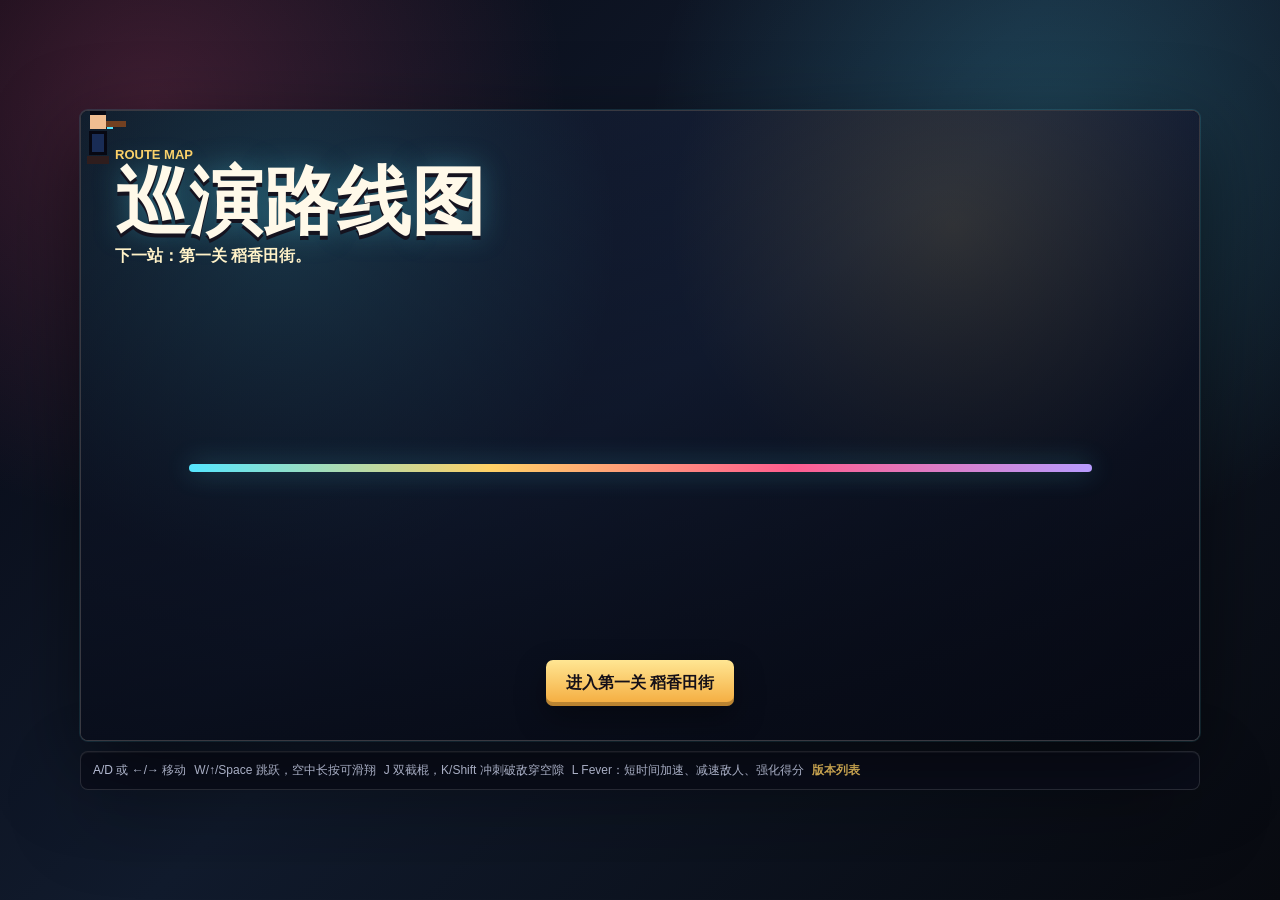
<file: index.html>
<!doctype html>
<html lang="zh-CN">
<head>
  <meta charset="utf-8">
  <meta name="viewport" content="width=device-width, initial-scale=1">
  <meta http-equiv="refresh" content="0; url=v3/">
  <title>双截棍大冒险 V3</title>
  <link rel="icon" href="data:,">
  <style>
    :root {
      color-scheme: dark;
      --ink: #fff9e9;
      --gold: #ffd166;
    }

    * {
      box-sizing: border-box;
    }

    body {
      min-height: 100vh;
      margin: 0;
      display: grid;
      place-items: center;
      padding: 24px;
      background: linear-gradient(135deg, #070812, #111b2d 52%, #080a10);
      color: var(--ink);
      font-family: Inter, "PingFang SC", "Microsoft YaHei", Arial, sans-serif;
      text-align: center;
    }

    a {
      color: var(--gold);
      font-weight: 900;
    }
  </style>
</head>
<body>
  <main>
    <h1>双截棍大冒险 V3</h1>
    <p>正在进入最新版。若没有自动跳转，点击 <a href="v3/">进入 V3</a>。</p>
  </main>
</body>
</html>
</file>
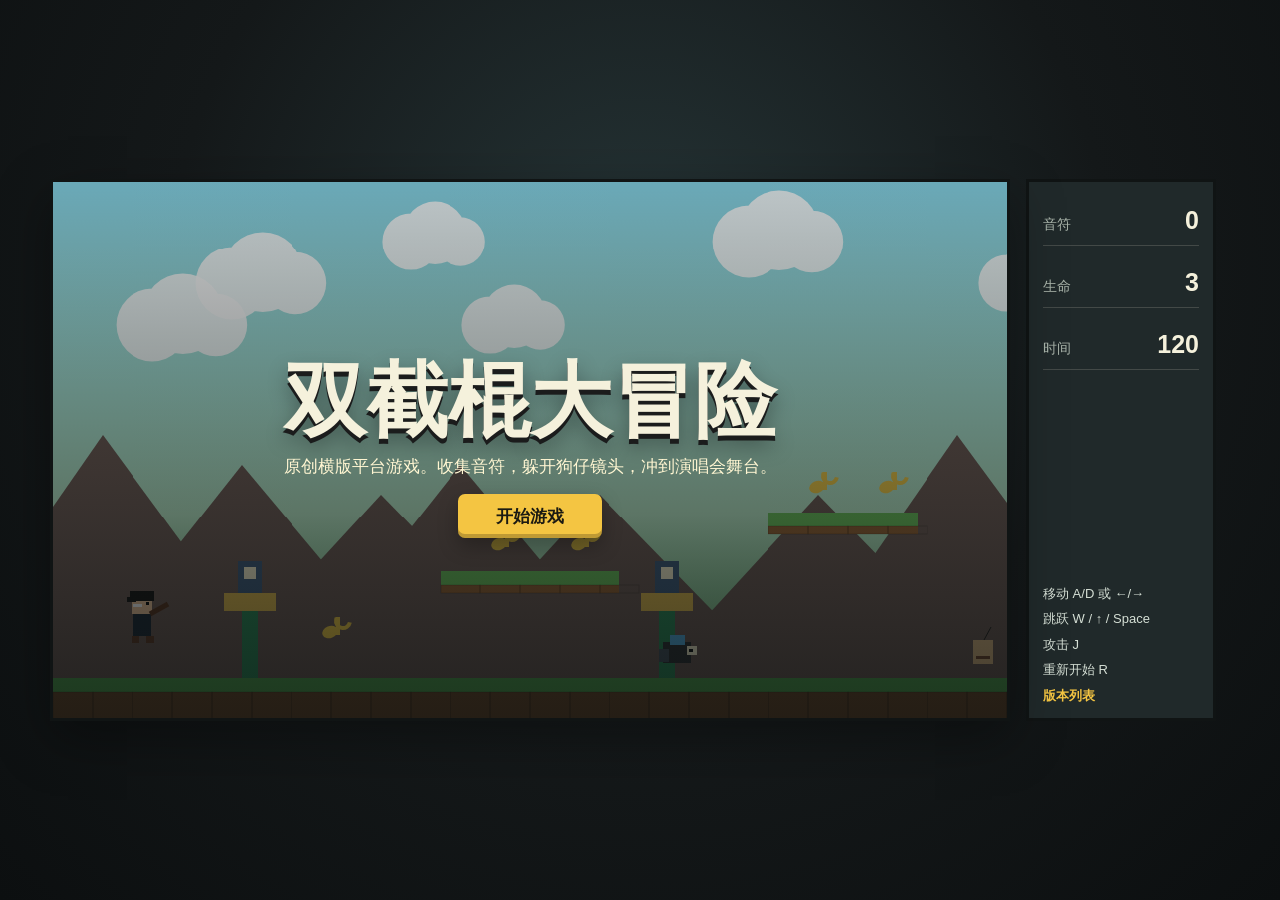
<file: v1/index.html>
<!doctype html>
<html lang="zh-CN">
<head>
  <meta charset="utf-8">
  <meta name="viewport" content="width=device-width, initial-scale=1">
  <title>双截棍大冒险</title>
  <link rel="icon" href="data:,">
  <link rel="stylesheet" href="styles.css">
</head>
<body>
  <main class="game-shell">
    <section class="stage-wrap" aria-label="双截棍大冒险游戏区域">
      <canvas id="game" width="960" height="540"></canvas>
      <div class="touch-pad" aria-label="触控操作">
        <button class="touch-btn" type="button" data-key="ArrowLeft" aria-label="向左">←</button>
        <button class="touch-btn" type="button" data-key="ArrowRight" aria-label="向右">→</button>
        <button class="touch-btn" type="button" data-key=" " aria-label="跳跃">↑</button>
        <button class="touch-btn" type="button" data-key="j" aria-label="攻击">J</button>
      </div>
      <div id="overlay" class="overlay">
        <h1>双截棍大冒险</h1>
        <p>原创横版平台游戏。收集音符，躲开狗仔镜头，冲到演唱会舞台。</p>
        <button id="startBtn" type="button">开始游戏</button>
      </div>
    </section>
    <aside class="hud" aria-label="游戏状态">
      <div class="stat"><span>音符</span><strong id="score">0</strong></div>
      <div class="stat"><span>生命</span><strong id="lives">3</strong></div>
      <div class="stat"><span>时间</span><strong id="timer">120</strong></div>
      <div class="controls">
        <span>移动 A/D 或 ←/→</span>
        <span>跳跃 W / ↑ / Space</span>
        <span>攻击 J</span>
        <span>重新开始 R</span>
        <a class="version-link" href="../versions.html">版本列表</a>
      </div>
    </aside>
  </main>
  <script src="game.js"></script>
</body>
</html>
</file>
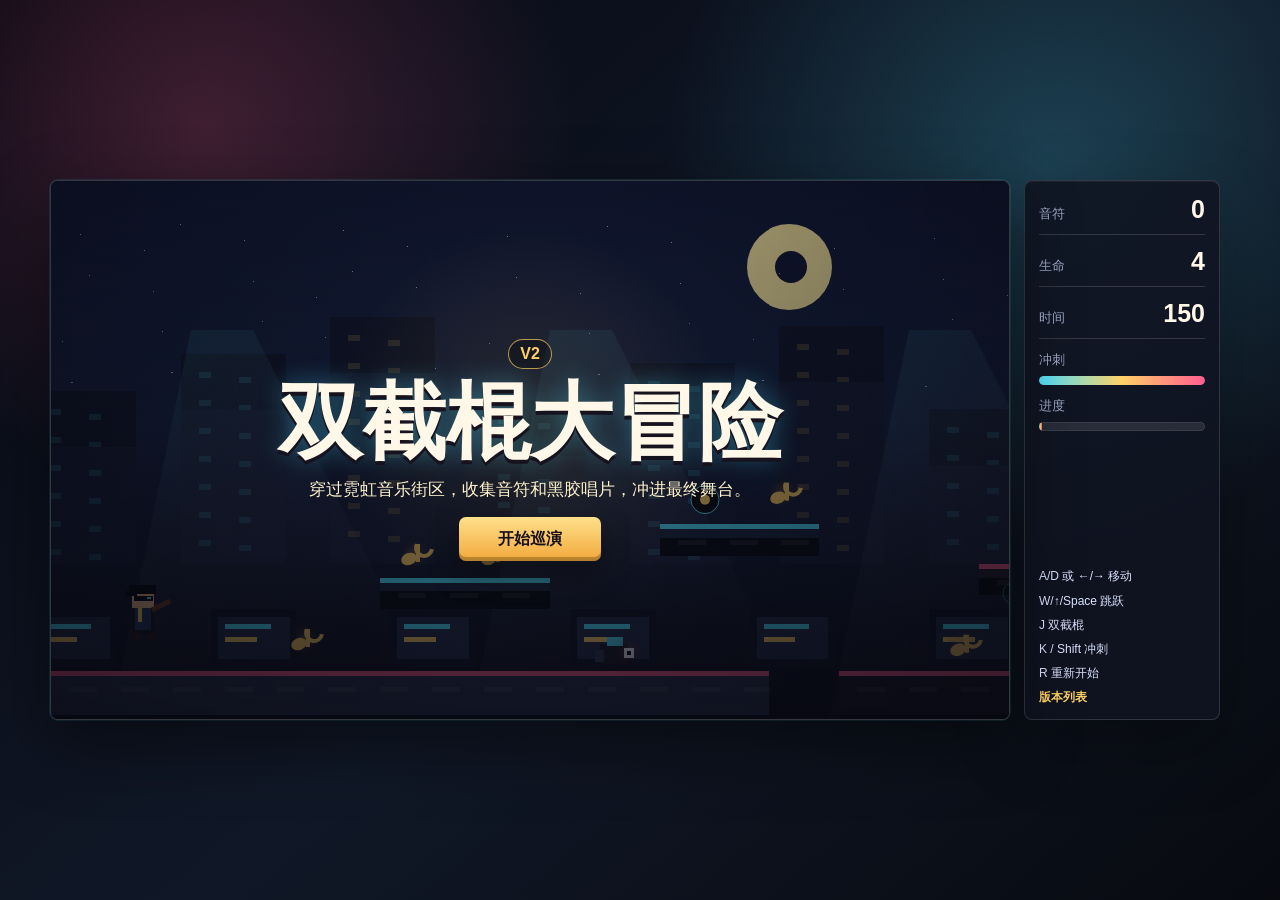
<file: v2.1/index.html>
<!doctype html>
<html lang="zh-CN">
<head>
  <meta charset="utf-8">
  <meta name="viewport" content="width=device-width, initial-scale=1">
  <title>双截棍大冒险 V2</title>
  <link rel="icon" href="data:,">
  <link rel="stylesheet" href="styles.css?v=2.1">
</head>
<body>
  <main class="game-shell">
    <section class="stage-wrap" aria-label="双截棍大冒险 V2 游戏区域">
      <canvas id="game" width="960" height="540"></canvas>
      <div class="touch-pad" aria-label="触控操作">
        <button class="touch-btn move" type="button" data-key="ArrowLeft" aria-label="向左">←</button>
        <button class="touch-btn move" type="button" data-key="ArrowRight" aria-label="向右">→</button>
        <button class="touch-btn jump" type="button" data-key=" " aria-label="跳跃">↑</button>
        <button class="touch-btn dash" type="button" data-key="k" aria-label="冲刺">K</button>
        <button class="touch-btn attack" type="button" data-key="j" aria-label="攻击">J</button>
      </div>
      <div id="overlay" class="overlay">
        <div class="mark">V2</div>
        <h1>双截棍大冒险</h1>
        <p>穿过霓虹音乐街区，收集音符和黑胶唱片，冲进最终舞台。</p>
        <button id="startBtn" type="button">开始巡演</button>
      </div>
    </section>
    <aside class="hud" aria-label="游戏状态">
      <div class="stat"><span>音符</span><strong id="score">0</strong></div>
      <div class="stat"><span>生命</span><strong id="lives">3</strong></div>
      <div class="stat"><span>时间</span><strong id="timer">150</strong></div>
      <div class="meter">
        <span>冲刺</span>
        <i><b id="dashMeter"></b></i>
      </div>
      <div class="meter">
        <span>进度</span>
        <i><b id="progressMeter"></b></i>
      </div>
      <div class="controls">
        <span>A/D 或 ←/→ 移动</span>
        <span>W/↑/Space 跳跃</span>
        <span>J 双截棍</span>
        <span>K / Shift 冲刺</span>
        <span>R 重新开始</span>
        <a class="version-link" href="../versions.html">版本列表</a>
      </div>
    </aside>
  </main>
  <script src="game.js?v=2.1"></script>
</body>
</html>
</file>
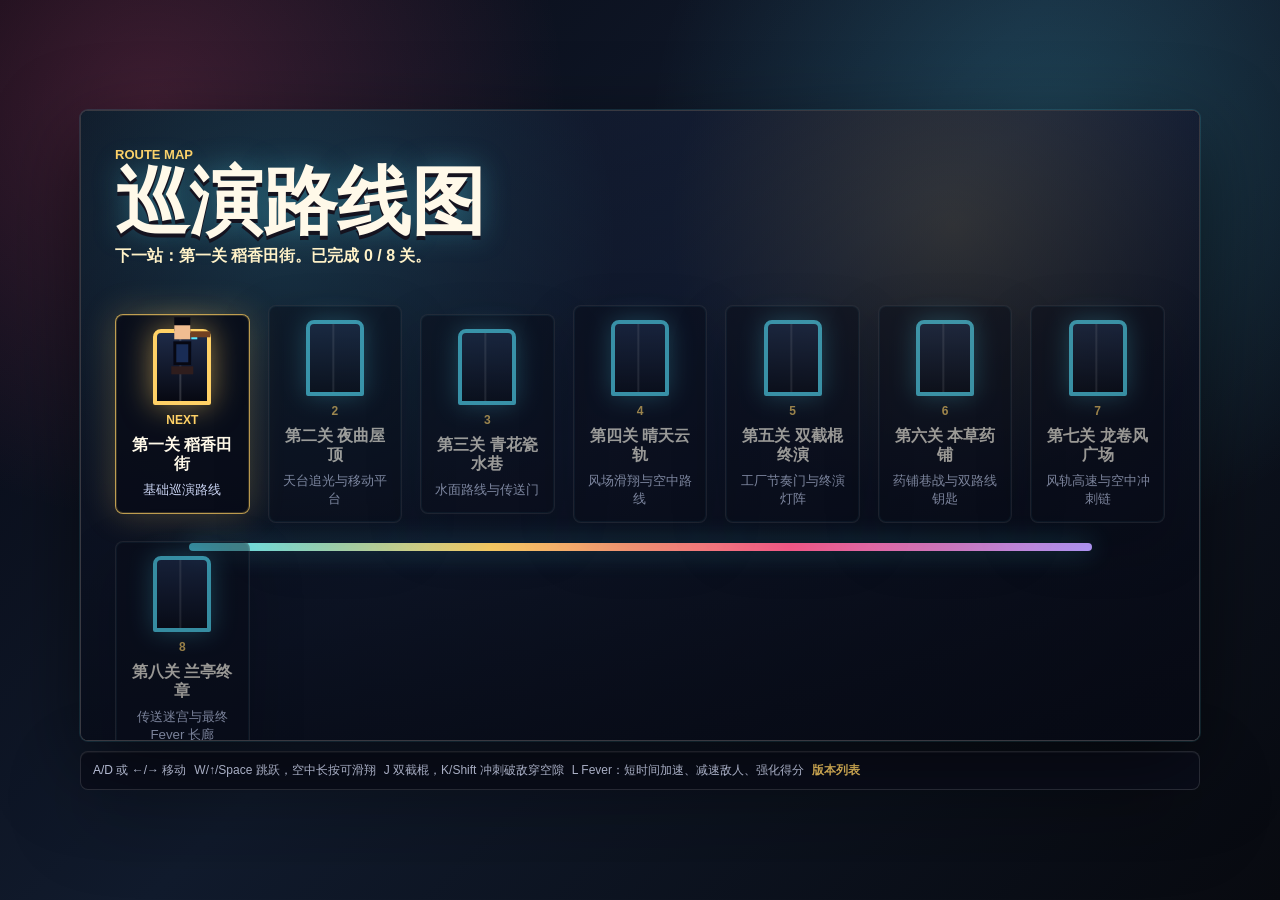
<file: v3/index.html>
<!doctype html>
<html lang="zh-CN">
<head>
  <meta charset="utf-8">
  <meta name="viewport" content="width=device-width, initial-scale=1">
  <title>双截棍大冒险 V3</title>
  <link rel="icon" href="data:,">
  <link rel="stylesheet" href="styles.css?v=3.12">
</head>
<body>
  <main class="game-shell">
    <section class="stage-wrap" aria-label="双截棍大冒险 V3 游戏区域">
      <canvas id="game" width="960" height="540"></canvas>
      <div class="ingame-hud" aria-label="游戏状态">
        <div class="scoreboard">
          <div class="stat score-stat"><span>♪</span><strong id="score">0</strong></div>
          <div class="stat lives-stat"><span>♥</span><strong id="lives">5</strong></div>
          <div class="stat combo-stat"><span>COMBO</span><strong id="combo">x1</strong></div>
          <div class="stat time-stat"><span>TIME</span><strong id="timer">300</strong></div>
        </div>
        <div class="meters">
          <label class="dash-meter"><span>K 冲刺</span><i><b id="dashMeter"></b></i></label>
          <label class="fever-meter"><span>L Fever</span><i><b id="feverMeter"></b></i></label>
          <label class="progress-meter"><span>STAGE</span><i><b id="progressMeter"></b></i></label>
        </div>
        <div class="mission">
          <b id="actName">稻香街区</b>
          <span id="missionText">收集音符，穿过第一幕。</span>
        </div>
      </div>
      <div class="touch-pad" aria-label="触控操作">
        <button class="touch-btn move" type="button" data-key="ArrowLeft" aria-label="向左">←</button>
        <button class="touch-btn move" type="button" data-key="ArrowRight" aria-label="向右">→</button>
        <button class="touch-btn jump" type="button" data-key=" " aria-label="跳跃">↑</button>
        <button class="touch-btn dash" type="button" data-key="k" aria-label="冲刺">K</button>
        <button class="touch-btn attack" type="button" data-key="j" aria-label="攻击">J</button>
        <button class="touch-btn skill" type="button" data-key="l" aria-label="Fever">L</button>
      </div>
      <div id="overlay" class="overlay">
        <div class="mark">V3 WORLD TOUR</div>
        <h1>双截棍大冒险</h1>
        <p>八个独立关卡包已全部加长 2 倍，总路线 124,800px。药铺巷战、龙卷风轨、兰亭终章都包含返场后半段。</p>
        <button id="startBtn" type="button">开启世界巡演</button>
      </div>
      <div id="deathOverlay" class="death-overlay hidden">
        <strong>MISS</strong>
        <span id="deathText">回到安全点</span>
      </div>
      <div id="routeMap" class="route-map" aria-label="巡演路线图">
        <div class="route-copy">
          <span>ROUTE MAP</span>
          <h1 id="routeTitle">巡演路线图</h1>
          <p id="routeHint">下一站：第一关 稻香田街。</p>
        </div>
        <ol id="routeStages" class="route-stages"></ol>
        <div id="routeRunner" class="route-runner" aria-hidden="true">
          <i></i><b></b><em></em>
        </div>
        <div class="route-actions">
          <button id="routeStartBtn" class="route-start" type="button">进入第一关 稻香田街</button>
          <button id="routeResetBtn" class="route-reset" type="button" hidden>重置巡演</button>
        </div>
      </div>
    </section>

    <aside class="guide-panel" aria-label="操作说明">
      <div class="controls">
        <span>A/D 或 ←/→ 移动</span>
        <span>W/↑/Space 跳跃，空中长按可滑翔</span>
        <span>J 双截棍，K/Shift 冲刺破敌穿空隙</span>
        <span>L Fever：短时间加速、减速敌人、强化得分</span>
        <a class="version-link" href="../versions.html">版本列表</a>
      </div>
    </aside>
  </main>
  <script type="module" src="src/main.js?v=3.12"></script>
</body>
</html>
</file>
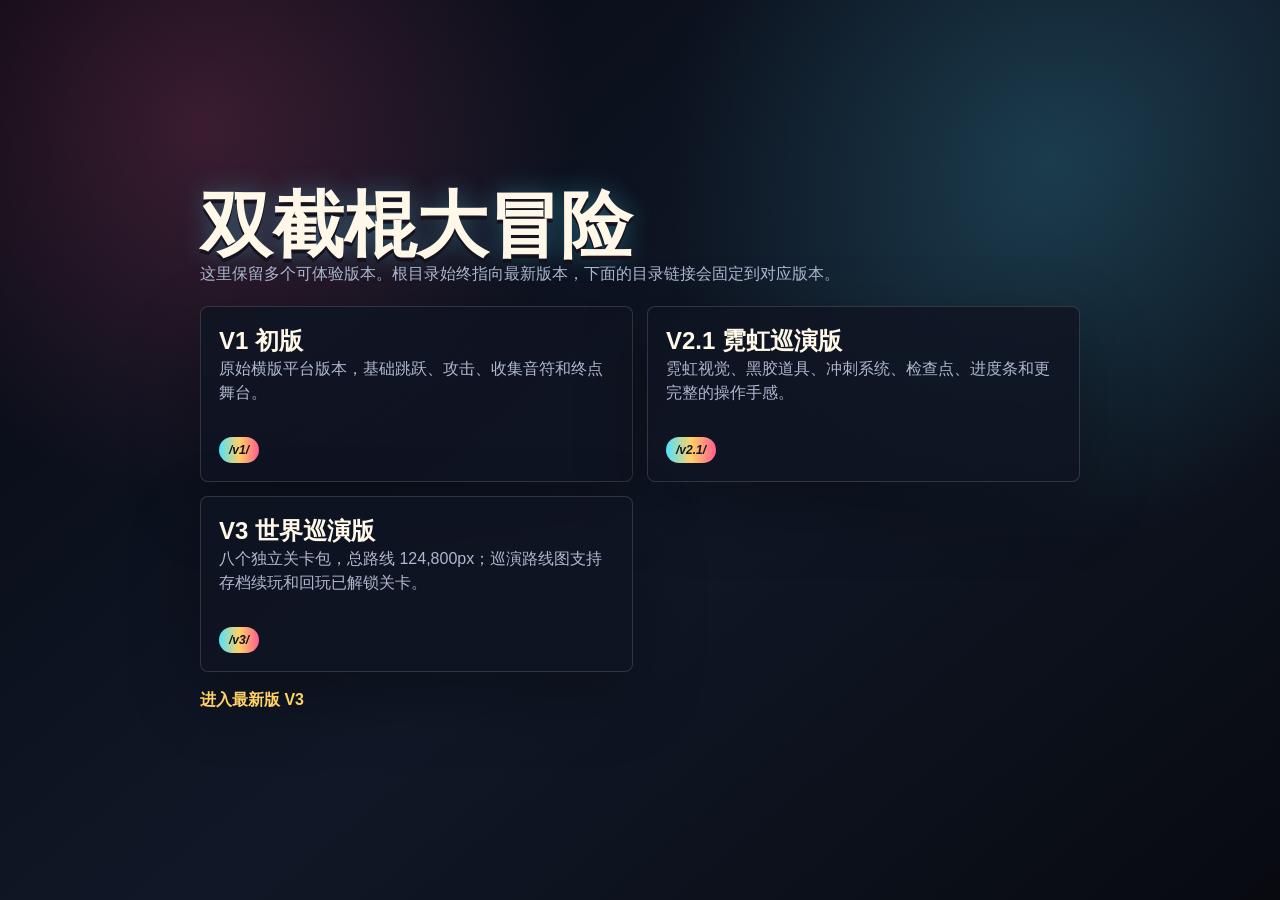
<file: versions.html>
<!doctype html>
<html lang="zh-CN">
<head>
  <meta charset="utf-8">
  <meta name="viewport" content="width=device-width, initial-scale=1">
  <title>双截棍大冒险版本列表</title>
  <link rel="icon" href="data:,">
  <style>
    :root {
      color-scheme: dark;
      --ink: #fff8e8;
      --muted: #aeb8d0;
      --line: rgba(255, 255, 255, 0.14);
      --gold: #ffd166;
      --cyan: #4de3ff;
      --rose: #ff5d8f;
    }

    * {
      box-sizing: border-box;
    }

    body {
      min-height: 100vh;
      margin: 0;
      display: grid;
      place-items: center;
      padding: 28px;
      background:
        radial-gradient(circle at 16% 14%, rgba(255, 93, 143, 0.2), transparent 28%),
        radial-gradient(circle at 82% 18%, rgba(77, 227, 255, 0.18), transparent 30%),
        linear-gradient(140deg, #070812 0%, #101827 54%, #080a10 100%);
      color: var(--ink);
      font-family: Inter, "PingFang SC", "Microsoft YaHei", Arial, sans-serif;
    }

    main {
      width: min(880px, 100%);
      display: grid;
      gap: 18px;
    }

    h1 {
      margin: 0;
      font-size: clamp(38px, 7vw, 72px);
      line-height: 1;
      letter-spacing: 0;
      text-shadow: 0 4px 0 #16131f, 0 0 24px rgba(77, 227, 255, 0.34);
    }

    p {
      margin: 0;
      color: var(--muted);
      line-height: 1.65;
    }

    .versions {
      display: grid;
      grid-template-columns: repeat(2, minmax(0, 1fr));
      gap: 14px;
    }

    .card {
      min-height: 176px;
      display: grid;
      align-content: space-between;
      gap: 18px;
      padding: 18px;
      border: 1px solid var(--line);
      border-radius: 8px;
      background: rgba(16, 20, 34, 0.86);
      box-shadow: 0 24px 70px rgba(0, 0, 0, 0.3);
      color: inherit;
      text-decoration: none;
    }

    .card strong {
      display: block;
      font-size: 24px;
    }

    .card span {
      color: var(--muted);
      line-height: 1.5;
    }

    .badge {
      width: fit-content;
      padding: 6px 10px;
      border-radius: 999px;
      background: linear-gradient(90deg, var(--cyan), var(--gold), var(--rose));
      color: #11131d;
      font-size: 12px;
      font-weight: 900;
    }

    .home {
      color: var(--gold);
      text-decoration: none;
      font-weight: 800;
    }

    @media (max-width: 720px) {
      body {
        padding: 18px;
      }

      .versions {
        grid-template-columns: 1fr;
      }
    }
  </style>
</head>
<body>
  <main>
    <div>
      <h1>双截棍大冒险</h1>
      <p>这里保留多个可体验版本。根目录始终指向最新版本，下面的目录链接会固定到对应版本。</p>
    </div>

    <section class="versions" aria-label="版本列表">
      <a class="card" href="v1/">
        <div>
          <strong>V1 初版</strong>
          <span>原始横版平台版本，基础跳跃、攻击、收集音符和终点舞台。</span>
        </div>
        <i class="badge">/v1/</i>
      </a>

      <a class="card" href="v2.1/">
        <div>
          <strong>V2.1 霓虹巡演版</strong>
          <span>霓虹视觉、黑胶道具、冲刺系统、检查点、进度条和更完整的操作手感。</span>
        </div>
        <i class="badge">/v2.1/</i>
      </a>

      <a class="card" href="v3/">
        <div>
          <strong>V3 世界巡演版</strong>
          <span>八个独立关卡包，总路线 124,800px；巡演路线图支持存档续玩和回玩已解锁关卡。</span>
        </div>
        <i class="badge">/v3/</i>
      </a>
    </section>

    <a class="home" href="v3/">进入最新版 V3</a>
  </main>
</body>
</html>
</file>
<file: v1/styles.css>
:root {
  color-scheme: dark;
  --bg: #141819;
  --panel: #20292a;
  --ink: #f5f1dc;
  --muted: #aab5ab;
  --gold: #f4c542;
  --red: #d9514e;
  --blue: #4b95c6;
}

* {
  box-sizing: border-box;
}

html,
body {
  height: 100%;
  margin: 0;
}

body {
  display: grid;
  place-items: center;
  min-height: 100%;
  background: radial-gradient(circle at 50% 30%, #253436 0, var(--bg) 52%, #0c0f10 100%);
  color: var(--ink);
  font-family: Inter, "PingFang SC", "Microsoft YaHei", Arial, sans-serif;
}

.game-shell {
  width: min(1180px, calc(100vw - 28px));
  display: grid;
  grid-template-columns: minmax(0, 960px) 190px;
  gap: 16px;
  align-items: stretch;
}

.stage-wrap {
  position: relative;
  overflow: hidden;
  border: 3px solid #101414;
  background: #7fc8d6;
  box-shadow: 0 18px 50px rgba(0, 0, 0, 0.34);
}

canvas {
  width: 100%;
  aspect-ratio: 16 / 9;
  display: block;
  image-rendering: pixelated;
}

.overlay {
  position: absolute;
  inset: 0;
  z-index: 3;
  display: grid;
  align-content: center;
  justify-items: center;
  gap: 14px;
  padding: 28px;
  text-align: center;
  background: linear-gradient(rgba(7, 12, 13, 0.22), rgba(7, 12, 13, 0.72));
}

.touch-pad {
  position: absolute;
  left: 12px;
  right: 12px;
  bottom: 12px;
  z-index: 2;
  display: none;
  grid-template-columns: 48px 48px 1fr 56px 56px;
  gap: 8px;
  pointer-events: none;
}

.touch-btn {
  min-width: 0;
  min-height: 48px;
  padding: 0;
  border-radius: 50%;
  background: rgba(244, 197, 66, 0.9);
  pointer-events: auto;
  user-select: none;
  touch-action: none;
}

.touch-btn:nth-child(3) {
  grid-column: 4;
}

.touch-btn:nth-child(4) {
  grid-column: 5;
  background: rgba(217, 81, 78, 0.92);
  color: #fff8dc;
}

.overlay.hidden {
  display: none;
}

.overlay h1 {
  margin: 0;
  font-size: clamp(38px, 7vw, 82px);
  line-height: 0.95;
  letter-spacing: 0;
  text-shadow: 0 5px 0 #1b1c1c, 0 10px 20px rgba(0, 0, 0, 0.36);
}

.overlay p {
  max-width: 620px;
  margin: 0;
  color: #fff6d2;
  font-size: 17px;
  line-height: 1.55;
}

button {
  min-width: 144px;
  min-height: 44px;
  padding: 0 20px;
  border: 0;
  border-radius: 7px;
  background: var(--gold);
  color: #1b1a12;
  font-size: 17px;
  font-weight: 800;
  cursor: pointer;
  box-shadow: inset 0 -4px 0 rgba(0, 0, 0, 0.22), 0 8px 20px rgba(0, 0, 0, 0.28);
}

button:active {
  transform: translateY(2px);
}

.hud {
  min-width: 0;
  padding: 14px;
  background: var(--panel);
  border: 3px solid #101414;
  display: flex;
  flex-direction: column;
  gap: 12px;
}

.stat {
  display: flex;
  align-items: baseline;
  justify-content: space-between;
  padding: 10px 0;
  border-bottom: 1px solid rgba(245, 241, 220, 0.16);
}

.stat span {
  color: var(--muted);
  font-size: 14px;
}

.stat strong {
  font-size: 25px;
}

.controls {
  display: grid;
  gap: 8px;
  margin-top: auto;
  color: #d5dfd5;
  font-size: 13px;
  line-height: 1.35;
}

.version-link {
  width: fit-content;
  color: var(--gold);
  font-weight: 800;
  text-decoration: none;
}

@media (max-width: 820px) {
  body {
    align-items: start;
    padding: 12px 0;
  }

  .game-shell {
    grid-template-columns: 1fr;
    width: min(100vw - 18px, 960px);
  }

  .hud {
    display: grid;
    grid-template-columns: repeat(3, 1fr);
  }

  .controls {
    grid-column: 1 / -1;
    grid-template-columns: repeat(2, minmax(0, 1fr));
    margin-top: 0;
  }

  .touch-pad {
    display: grid;
  }
}
</file>
<file: v2.1/styles.css>
:root {
  color-scheme: dark;
  --bg: #090b14;
  --panel: rgba(16, 20, 34, 0.9);
  --line: rgba(255, 255, 255, 0.14);
  --ink: #fff8e8;
  --muted: #9ea8c6;
  --gold: #ffd166;
  --cyan: #4de3ff;
  --rose: #ff5d8f;
}

* {
  box-sizing: border-box;
}

html,
body {
  min-height: 100%;
  margin: 0;
}

body {
  display: grid;
  place-items: center;
  min-height: 100vh;
  background:
    radial-gradient(circle at 16% 14%, rgba(255, 93, 143, 0.22), transparent 28%),
    radial-gradient(circle at 82% 18%, rgba(77, 227, 255, 0.2), transparent 30%),
    linear-gradient(140deg, #070812 0%, #101827 54%, #080a10 100%);
  color: var(--ink);
  font-family: Inter, "PingFang SC", "Microsoft YaHei", Arial, sans-serif;
}

.game-shell {
  width: min(1180px, calc(100vw - 28px));
  display: grid;
  grid-template-columns: minmax(0, 960px) 196px;
  gap: 14px;
  align-items: stretch;
}

.stage-wrap {
  position: relative;
  overflow: hidden;
  border: 1px solid rgba(255, 255, 255, 0.18);
  border-radius: 8px;
  background: #090b14;
  box-shadow: 0 24px 70px rgba(0, 0, 0, 0.48), 0 0 0 1px rgba(77, 227, 255, 0.12);
}

canvas {
  width: 100%;
  aspect-ratio: 16 / 9;
  display: block;
  image-rendering: pixelated;
}

.overlay {
  position: absolute;
  inset: 0;
  z-index: 4;
  display: grid;
  align-content: center;
  justify-items: center;
  gap: 14px;
  padding: 28px;
  text-align: center;
  background:
    linear-gradient(rgba(7, 8, 18, 0.28), rgba(7, 8, 18, 0.72)),
    radial-gradient(circle at 50% 44%, rgba(255, 209, 102, 0.18), transparent 34%);
}

.overlay.hidden {
  display: none;
}

.mark {
  padding: 5px 11px;
  border: 1px solid rgba(255, 209, 102, 0.7);
  border-radius: 999px;
  color: var(--gold);
  font-weight: 900;
  letter-spacing: 0;
  background: rgba(0, 0, 0, 0.28);
}

.overlay h1 {
  margin: 0;
  font-size: clamp(42px, 7vw, 84px);
  line-height: 0.95;
  letter-spacing: 0;
  text-shadow: 0 4px 0 #16131f, 0 0 24px rgba(77, 227, 255, 0.38);
}

.overlay p {
  max-width: 610px;
  margin: 0;
  color: #fff3cd;
  font-size: 17px;
  line-height: 1.55;
}

button {
  min-width: 142px;
  min-height: 44px;
  padding: 0 18px;
  border: 0;
  border-radius: 7px;
  background: linear-gradient(180deg, #ffe08b, #f2a83a);
  color: #171019;
  font-size: 16px;
  font-weight: 900;
  cursor: pointer;
  box-shadow: inset 0 -4px 0 rgba(0, 0, 0, 0.24), 0 12px 30px rgba(0, 0, 0, 0.34);
}

button:active {
  transform: translateY(2px);
}

.hud {
  min-width: 0;
  padding: 14px;
  border: 1px solid var(--line);
  border-radius: 8px;
  background: var(--panel);
  box-shadow: inset 0 1px 0 rgba(255, 255, 255, 0.06), 0 24px 70px rgba(0, 0, 0, 0.28);
  display: flex;
  flex-direction: column;
  gap: 12px;
}

.stat {
  display: flex;
  align-items: baseline;
  justify-content: space-between;
  padding-bottom: 10px;
  border-bottom: 1px solid var(--line);
}

.stat span,
.meter span {
  color: var(--muted);
  font-size: 13px;
}

.stat strong {
  font-size: 25px;
}

.meter {
  display: grid;
  gap: 7px;
}

.meter i {
  height: 9px;
  overflow: hidden;
  border-radius: 999px;
  background: rgba(255, 255, 255, 0.1);
  box-shadow: inset 0 0 0 1px rgba(255, 255, 255, 0.08);
}

.meter b {
  display: block;
  width: 0%;
  height: 100%;
  border-radius: inherit;
  background: linear-gradient(90deg, var(--cyan), var(--gold), var(--rose));
}

.controls {
  display: grid;
  gap: 8px;
  margin-top: auto;
  color: #dbe3ff;
  font-size: 12px;
  line-height: 1.35;
}

.version-link {
  width: fit-content;
  color: var(--gold);
  font-weight: 800;
  text-decoration: none;
}

.touch-pad {
  position: absolute;
  left: 12px;
  right: 12px;
  bottom: 12px;
  z-index: 3;
  display: none;
  grid-template-columns: 52px 52px 1fr 54px 54px 54px;
  gap: 8px;
  pointer-events: none;
}

.touch-btn {
  min-width: 0;
  min-height: 50px;
  padding: 0;
  border-radius: 50%;
  background: rgba(14, 19, 34, 0.72);
  color: #fff8e8;
  border: 1px solid rgba(255, 255, 255, 0.22);
  box-shadow: 0 10px 26px rgba(0, 0, 0, 0.28), inset 0 0 18px rgba(77, 227, 255, 0.16);
  pointer-events: auto;
  user-select: none;
  touch-action: none;
}

.jump {
  grid-column: 4;
}

.dash {
  grid-column: 5;
}

.attack {
  grid-column: 6;
  background: rgba(255, 93, 143, 0.76);
}

@media (max-width: 820px) {
  body {
    align-items: start;
    padding: 10px 0;
  }

  .game-shell {
    grid-template-columns: 1fr;
    width: min(100vw - 16px, 960px);
  }

  .hud {
    display: grid;
    grid-template-columns: repeat(3, 1fr);
  }

  .meter,
  .controls {
    grid-column: 1 / -1;
  }

  .controls {
    grid-template-columns: repeat(2, minmax(0, 1fr));
    margin-top: 0;
  }

  .touch-pad {
    display: grid;
  }
}
</file>
<file: v3/styles.css>
:root {
  color-scheme: dark;
  --ink: #fff9e9;
  --muted: #aeb8cf;
  --panel: rgba(10, 14, 27, 0.9);
  --line: rgba(255, 255, 255, 0.14);
  --gold: #ffd166;
  --cyan: #55e6ff;
  --rose: #ff5d8f;
  --mint: #8cffc1;
  --violet: #b79cff;
}

* {
  box-sizing: border-box;
}

html,
body {
  min-height: 100%;
  margin: 0;
}

body {
  min-height: 100vh;
  display: grid;
  place-items: center;
  padding: 16px 0;
  background:
    radial-gradient(circle at 12% 12%, rgba(255, 93, 143, 0.22), transparent 30%),
    radial-gradient(circle at 82% 16%, rgba(85, 230, 255, 0.2), transparent 31%),
    linear-gradient(135deg, #070812 0%, #111b2d 48%, #080a10 100%);
  color: var(--ink);
  font-family: Inter, "PingFang SC", "Microsoft YaHei", Arial, sans-serif;
}

.game-shell {
  width: min(1120px, calc(100vw - 28px));
  display: grid;
  grid-template-columns: 1fr;
  gap: 10px;
  align-items: stretch;
}

.stage-wrap {
  position: relative;
  overflow: hidden;
  border: 1px solid rgba(255, 255, 255, 0.2);
  border-radius: 8px;
  background: #070812;
  box-shadow: 0 26px 80px rgba(0, 0, 0, 0.5), 0 0 0 1px rgba(85, 230, 255, 0.14);
}

canvas {
  width: 100%;
  aspect-ratio: 16 / 9;
  display: block;
  image-rendering: pixelated;
}

.overlay {
  position: absolute;
  inset: 0;
  z-index: 5;
  display: grid;
  align-content: center;
  justify-items: center;
  gap: 15px;
  padding: 30px;
  text-align: center;
  background:
    linear-gradient(rgba(6, 8, 17, 0.18), rgba(6, 8, 17, 0.76)),
    radial-gradient(circle at 50% 44%, rgba(255, 209, 102, 0.18), transparent 35%);
}

.overlay.hidden {
  display: none;
}

.mark {
  padding: 6px 12px;
  border: 1px solid rgba(255, 209, 102, 0.72);
  border-radius: 999px;
  color: var(--gold);
  background: rgba(0, 0, 0, 0.3);
  font-weight: 900;
}

.overlay h1 {
  margin: 0;
  font-size: clamp(42px, 7vw, 86px);
  line-height: 0.95;
  letter-spacing: 0;
  text-shadow: 0 4px 0 #15131f, 0 0 28px rgba(85, 230, 255, 0.4);
}

.overlay p {
  max-width: 680px;
  margin: 0;
  color: #fff2c8;
  font-size: 17px;
  line-height: 1.6;
}

button {
  min-width: 156px;
  min-height: 46px;
  padding: 0 20px;
  border: 0;
  border-radius: 7px;
  background: linear-gradient(180deg, #ffe693, #f4aa3c);
  color: #151018;
  font-size: 16px;
  font-weight: 900;
  cursor: pointer;
  box-shadow: inset 0 -4px 0 rgba(0, 0, 0, 0.24), 0 12px 30px rgba(0, 0, 0, 0.34);
}

button:active {
  transform: translateY(2px);
}

.guide-panel {
  min-width: 0;
  padding: 10px 12px;
  border: 1px solid var(--line);
  border-radius: 8px;
  background: var(--panel);
  box-shadow: inset 0 1px 0 rgba(255, 255, 255, 0.06), 0 26px 80px rgba(0, 0, 0, 0.28);
}

.ingame-hud {
  position: absolute;
  left: 10px;
  right: 10px;
  top: 10px;
  z-index: 3;
  display: grid;
  grid-template-columns: minmax(320px, 0.95fr) minmax(250px, 0.9fr) minmax(220px, 0.8fr);
  gap: 8px;
  pointer-events: none;
}

.scoreboard {
  display: grid;
  grid-template-columns: repeat(4, minmax(0, 1fr));
  gap: 8px;
}

.stat {
  min-height: 44px;
  padding: 7px 10px;
  border: 0;
  border-radius: 999px;
  background: rgba(7, 9, 19, 0.66);
  backdrop-filter: blur(8px);
  display: flex;
  align-items: center;
  gap: 8px;
  box-shadow: inset 0 0 0 1px rgba(255, 255, 255, 0.12), 0 8px 24px rgba(0, 0, 0, 0.22);
}

.stat span,
.meters span {
  display: block;
  color: var(--muted);
  font-size: 12px;
}

.stat strong {
  display: block;
  margin-top: 1px;
  font-size: 24px;
  line-height: 1;
}

.score-stat span {
  color: var(--gold);
  font-size: 22px;
}

.lives-stat span {
  color: var(--rose);
  font-size: 18px;
}

.combo-stat strong {
  color: var(--mint);
}

.time-stat strong {
  color: #fff2c8;
}

.meters {
  display: grid;
  gap: 7px;
  padding: 7px 9px;
  border: 0;
  border-radius: 14px;
  background: rgba(7, 9, 19, 0.66);
  backdrop-filter: blur(8px);
  box-shadow: inset 0 0 0 1px rgba(255, 255, 255, 0.12), 0 8px 24px rgba(0, 0, 0, 0.22);
}

.meters label {
  display: grid;
  gap: 6px;
}

.meters i {
  height: 10px;
  overflow: hidden;
  border-radius: 999px;
  background: rgba(255, 255, 255, 0.1);
  box-shadow: inset 0 0 0 1px rgba(255, 255, 255, 0.08);
}

.meters b {
  display: block;
  width: 0%;
  height: 100%;
  border-radius: inherit;
  background: linear-gradient(90deg, var(--cyan), var(--gold), var(--rose));
}

.dash-meter b {
  background: linear-gradient(90deg, #55e6ff, #8cffc1);
}

.fever-meter b {
  background: linear-gradient(90deg, #ffd166, #ff5d8f);
}

.progress-meter b {
  background: linear-gradient(90deg, #b79cff, #55e6ff, #ffd166);
}

.mission {
  display: grid;
  gap: 5px;
  min-height: 72px;
  padding: 9px 11px;
  border: 1px solid rgba(255, 209, 102, 0.28);
  border-radius: 8px;
  background: rgba(18, 15, 18, 0.72);
  backdrop-filter: blur(8px);
}

.death-overlay {
  position: absolute;
  inset: 0;
  z-index: 6;
  display: grid;
  align-content: center;
  justify-items: center;
  gap: 8px;
  background: rgba(6, 8, 17, 0.46);
  text-align: center;
  pointer-events: none;
}

.death-overlay.hidden {
  display: none;
}

.death-overlay strong {
  color: var(--rose);
  font-size: 64px;
  line-height: 1;
  text-shadow: 0 4px 0 #120812, 0 0 26px rgba(255, 93, 143, 0.48);
}

.death-overlay span {
  color: #fff2c8;
  font-size: 18px;
  font-weight: 900;
}

.route-map {
  position: absolute;
  inset: 0;
  z-index: 7;
  overflow: hidden;
  display: grid;
  grid-template-rows: auto 1fr auto;
  gap: 18px;
  padding: 34px;
  background:
    linear-gradient(rgba(5, 8, 18, 0.18), rgba(5, 8, 18, 0.78)),
    radial-gradient(circle at 18% 20%, rgba(85, 230, 255, 0.2), transparent 32%),
    radial-gradient(circle at 78% 18%, rgba(255, 209, 102, 0.18), transparent 28%),
    linear-gradient(145deg, #101626 0%, #182540 48%, #0b0d18 100%);
  pointer-events: auto;
}

.route-map.hidden {
  display: none;
}

.route-copy {
  width: min(680px, 100%);
}

.route-copy span {
  color: var(--gold);
  font-size: 13px;
  font-weight: 900;
}

.route-copy h1 {
  margin: 4px 0 8px;
  font-size: clamp(38px, 7vw, 74px);
  line-height: 0.95;
  letter-spacing: 0;
  text-shadow: 0 4px 0 #15131f, 0 0 28px rgba(85, 230, 255, 0.34);
}

.route-copy p {
  margin: 0;
  color: #fff2c8;
  font-weight: 800;
}

.route-stages {
  position: relative;
  z-index: 1;
  display: grid;
  grid-template-columns: repeat(auto-fit, minmax(118px, 1fr));
  align-items: center;
  gap: 18px;
  margin: 0;
  padding: 20px 0 42px;
  list-style: none;
}

.route-stages::before {
  content: "";
  position: absolute;
  left: 7%;
  right: 7%;
  top: 50%;
  height: 8px;
  border-radius: 999px;
  background: linear-gradient(90deg, var(--cyan), var(--gold), var(--rose), var(--violet));
  box-shadow: 0 0 26px rgba(85, 230, 255, 0.32);
}

.route-node {
  position: relative;
  z-index: 2;
  min-height: 190px;
  display: grid;
  align-content: center;
  justify-items: center;
  gap: 8px;
  padding: 14px 10px;
  border: 1px solid rgba(255, 255, 255, 0.14);
  border-radius: 8px;
  background: rgba(8, 11, 23, 0.78);
  box-shadow: inset 0 0 0 1px rgba(85, 230, 255, 0.08), 0 22px 54px rgba(0, 0, 0, 0.24);
  text-align: center;
}

.route-node.current {
  border-color: rgba(255, 209, 102, 0.74);
  box-shadow: inset 0 0 0 1px rgba(255, 209, 102, 0.18), 0 0 34px rgba(255, 209, 102, 0.24);
}

.route-node.cleared {
  border-color: rgba(140, 255, 193, 0.45);
}

.route-node.locked {
  opacity: 0.58;
}

.route-node.current,
.route-node.cleared {
  cursor: pointer;
}

.route-node:focus-visible {
  outline: 3px solid var(--gold);
  outline-offset: 4px;
}

.route-gate {
  width: 58px;
  height: 76px;
  display: block;
  border-radius: 8px 8px 2px 2px;
  background:
    linear-gradient(90deg, transparent 44%, rgba(255,255,255,0.2) 46%, transparent 50%),
    linear-gradient(180deg, #1e2b48, #070912);
  border: 4px solid var(--cyan);
  box-shadow: 0 0 24px rgba(85, 230, 255, 0.38);
}

.route-node.current .route-gate {
  border-color: var(--gold);
  box-shadow: 0 0 30px rgba(255, 209, 102, 0.54);
}

.route-node.cleared .route-gate {
  border-color: var(--mint);
}

.route-node span {
  color: var(--gold);
  font-size: 12px;
  font-weight: 900;
}

.route-node strong {
  color: var(--ink);
  font-size: 16px;
  line-height: 1.2;
}

.route-node small {
  color: #cbd5f4;
  line-height: 1.35;
}

.route-runner {
  position: absolute;
  z-index: 4;
  left: 0;
  top: 0;
  width: 34px;
  height: 58px;
  transition: transform 1.18s cubic-bezier(0.25, 0.8, 0.2, 1);
  pointer-events: none;
}

.route-runner i {
  position: absolute;
  left: 9px;
  top: 4px;
  width: 16px;
  height: 14px;
  background: #f0bd91;
  box-shadow: 0 -8px 0 #070812, 12px 5px 0 -5px var(--cyan);
}

.route-runner b {
  position: absolute;
  left: 8px;
  top: 20px;
  width: 18px;
  height: 24px;
  background: #192c55;
  border: 3px solid #070812;
}

.route-runner em {
  position: absolute;
  left: 6px;
  top: 45px;
  width: 22px;
  height: 8px;
  background: #2f1d1d;
  box-shadow: 18px -36px 0 -1px #724021;
}

.route-runner.walking em {
  animation: routeWalk 0.22s steps(2) infinite;
}

.route-actions {
  justify-self: center;
  display: flex;
  flex-wrap: wrap;
  justify-content: center;
  gap: 10px;
}

.route-start,
.route-reset {
  justify-self: center;
}

.route-reset {
  background: rgba(14, 19, 34, 0.86);
  color: #fff8e8;
  border: 1px solid rgba(255, 255, 255, 0.22);
  box-shadow: inset 0 0 0 1px rgba(85, 230, 255, 0.12), 0 12px 30px rgba(0, 0, 0, 0.34);
}

@keyframes routeWalk {
  50% {
    transform: translateY(2px) skewX(-10deg);
  }
}

.mission b {
  color: var(--gold);
}

.mission span {
  color: #dbe3ff;
  font-size: 12px;
  line-height: 1.45;
}

.controls {
  display: flex;
  flex-wrap: wrap;
  gap: 8px;
  color: #dbe3ff;
  font-size: 12px;
  line-height: 1.35;
}

.controls span,
.version-link {
  white-space: nowrap;
}

.version-link {
  width: fit-content;
  color: var(--gold);
  font-weight: 800;
  text-decoration: none;
}

.touch-pad {
  position: absolute;
  left: 12px;
  right: 12px;
  bottom: 12px;
  z-index: 4;
  display: none;
  grid-template-columns: 50px 50px 1fr 52px 52px 52px 52px;
  gap: 8px;
  pointer-events: none;
}

.touch-btn {
  min-width: 0;
  min-height: 50px;
  padding: 0;
  border-radius: 50%;
  background: rgba(14, 19, 34, 0.72);
  color: #fff8e8;
  border: 1px solid rgba(255, 255, 255, 0.24);
  box-shadow: 0 10px 26px rgba(0, 0, 0, 0.28), inset 0 0 18px rgba(85, 230, 255, 0.16);
  pointer-events: auto;
  user-select: none;
  touch-action: none;
}

.jump {
  grid-column: 4;
}

.dash {
  grid-column: 5;
}

.attack {
  grid-column: 6;
  background: rgba(255, 93, 143, 0.76);
}

.skill {
  grid-column: 7;
  background: rgba(255, 209, 102, 0.8);
  color: #11131d;
}

@media (max-width: 860px) {
  body {
    align-items: start;
    padding: 10px 0;
  }

  .game-shell {
    grid-template-columns: 1fr;
    width: min(100vw - 16px, 960px);
  }

  .ingame-hud {
    grid-template-columns: 1fr;
    align-content: start;
  }

  .scoreboard {
    grid-template-columns: repeat(4, minmax(0, 1fr));
  }

  .stat strong {
    font-size: 18px;
  }

  .controls {
    display: grid;
    grid-template-columns: repeat(2, minmax(0, 1fr));
  }

  .touch-pad {
    display: grid;
  }

  .route-map {
    padding: 22px 16px;
    gap: 12px;
  }

  .route-stages {
    grid-template-columns: 1fr;
    gap: 10px;
    padding: 4px 0 10px;
  }

  .route-stages::before {
    left: 50%;
    right: auto;
    top: 4%;
    bottom: 4%;
    width: 7px;
    height: auto;
  }

  .route-node {
    min-height: 94px;
    grid-template-columns: 64px 1fr;
    justify-items: start;
    text-align: left;
  }

  .route-gate {
    grid-row: span 3;
    width: 44px;
    height: 60px;
  }
}
</file>
